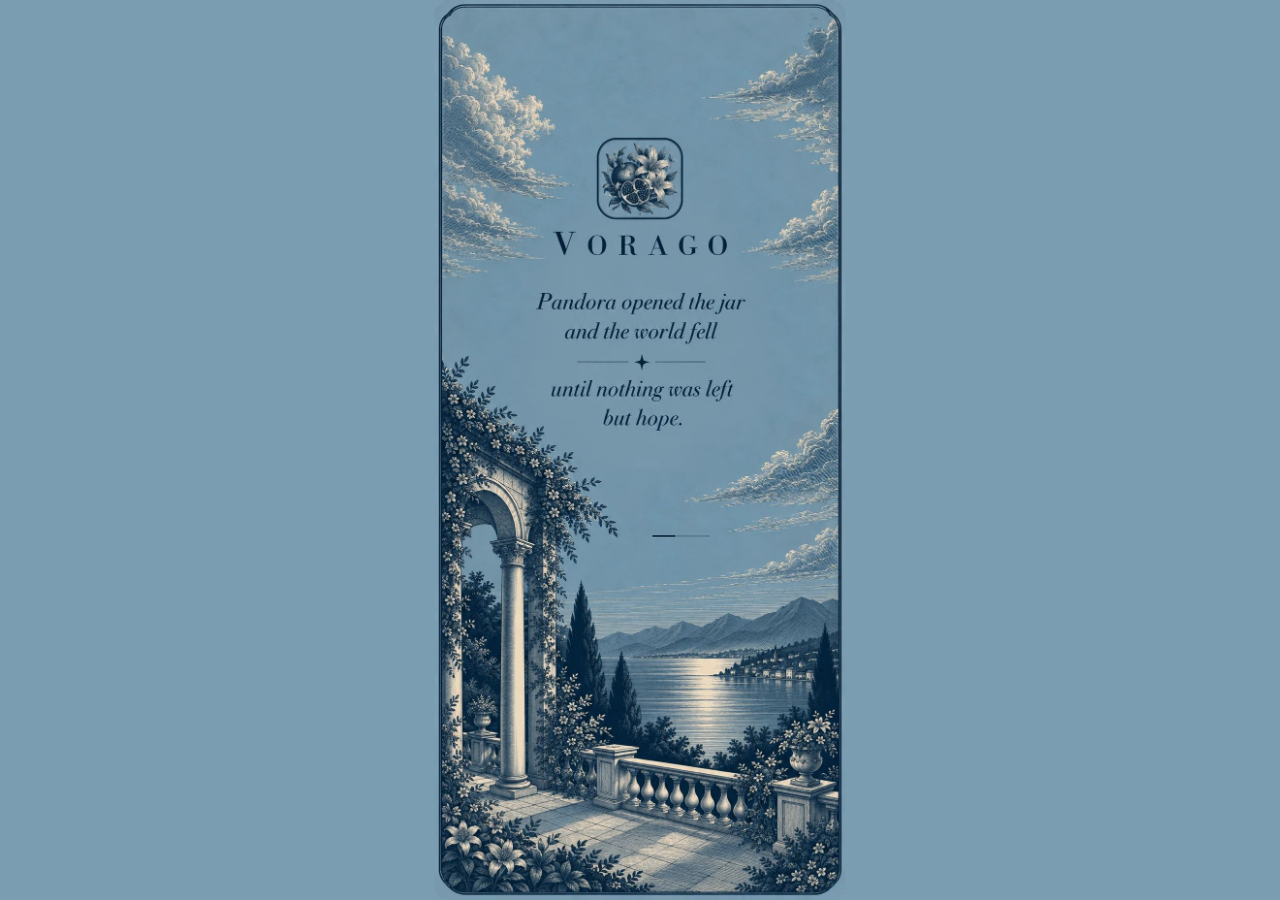
<file: index.html>
<!doctype html>
<html lang="en">
<head>
  <meta charset="utf-8">
  <meta name="viewport" content="width=device-width, initial-scale=1, maximum-scale=1, user-scalable=no, viewport-fit=cover">
  <meta name="theme-color" content="#7B9DB1">
  <meta name="description" content="Seven notes a day on psychology, persuasion and negotiation.">
  <meta name="mobile-web-app-capable" content="yes">
  <meta name="apple-mobile-web-app-capable" content="yes">
  <meta name="apple-mobile-web-app-title" content="Vorago">
  <meta name="apple-mobile-web-app-status-bar-style" content="default">
  <title>Vorago</title>
  <link rel="manifest" href="manifest.webmanifest">
  <link rel="icon" type="image/png" sizes="32x32" href="assets/icon-32.png">
  <link rel="apple-touch-icon" href="assets/apple-touch-icon.png">
  <!-- ?v= must match VERSION in sw.js; change both on every release so phones never mix old and new files -->
  <link rel="stylesheet" href="style.css?v=5">
  <link rel="preload" href="assets/splash.jpg" as="image">
  <link rel="preload" href="assets/fonts/bodoni-moda-normal.woff2" as="font" type="font/woff2" crossorigin>
  <link rel="preload" href="assets/fonts/crimson-pro-normal.woff2" as="font" type="font/woff2" crossorigin>
</head>
<body>
  <svg width="0" height="0" style="position:absolute" aria-hidden="true">
    <symbol id="icon-menu" viewBox="0 0 24 24"><line x1="4" y1="7" x2="20" y2="7"/><line x1="4" y1="12" x2="20" y2="12"/><line x1="4" y1="17" x2="14" y2="17"/></symbol>
    <!-- Lily: one petal, a closed bud, and the open flower (white with a green throat, golden anthers) -->
    <symbol id="lily-petal" viewBox="-12 -62 24 64" overflow="visible"><path d="M0 0 C-11 -16 -10 -42 0 -60 C10 -42 11 -16 0 0 Z" fill="#fff" stroke="#5d5872" stroke-width="1.3"/><path d="M0 0 C-5 -7 -5 -14 0 -20 C5 -14 5 -7 0 0 Z" fill="#c9dcae"/><path d="M0 -4 L0 -48" stroke="#a9c48c" stroke-width="1.1"/></symbol>
    <symbol id="lily-bloom" viewBox="-70 -70 140 140">
      <use href="#lily-petal" x="-12" y="-62" width="24" height="64"/>
      <use href="#lily-petal" x="-12" y="-62" width="24" height="64" transform="rotate(60)"/>
      <use href="#lily-petal" x="-12" y="-62" width="24" height="64" transform="rotate(120)"/>
      <use href="#lily-petal" x="-12" y="-62" width="24" height="64" transform="rotate(180)"/>
      <use href="#lily-petal" x="-12" y="-62" width="24" height="64" transform="rotate(240)"/>
      <use href="#lily-petal" x="-12" y="-62" width="24" height="64" transform="rotate(300)"/>
      <path d="M0 0 L-14 -26 M0 0 L14 -26 M0 0 L-27 -8 M0 0 L27 -8 M0 0 L-8 27 M0 0 L10 26" stroke="#7f9a60" stroke-width="1.3" fill="none"/>
      <g fill="#c08a2e"><ellipse cx="-14" cy="-27" rx="2.4" ry="4.2" transform="rotate(-28 -14 -27)"/><ellipse cx="14" cy="-27" rx="2.4" ry="4.2" transform="rotate(28 14 -27)"/><ellipse cx="-28" cy="-8" rx="2.4" ry="4.2" transform="rotate(-72 -28 -8)"/><ellipse cx="28" cy="-8" rx="2.4" ry="4.2" transform="rotate(72 28 -8)"/><ellipse cx="-8" cy="28" rx="2.4" ry="4.2" transform="rotate(16 -8 28)"/><ellipse cx="10" cy="27" rx="2.4" ry="4.2" transform="rotate(-20 10 27)"/></g>
      <circle r="4.5" fill="#8fae6c"/>
    </symbol>
    <symbol id="lily-bud" viewBox="-10 -44 20 46"><path d="M0 0 C-8 -10 -7 -30 0 -42 C7 -30 8 -10 0 0 Z" fill="#f4f8ee" stroke="#5d5872" stroke-width="1.3"/><path d="M0 0 C-6 -6 -6 -14 0 -20 C6 -14 6 -6 0 0 Z" fill="#b9d19a"/></symbol>
  </svg>

  <!-- Loading screen -->
  <!-- The artwork (assets/splash.jpg) already contains the icon, name and quote; it is shown whole on the border blue -->
  <section id="splash" class="screen splash" role="img" aria-label="Vorago. Pandora opened the jar and the world fell, until nothing was left but hope.">
    <div class="splash-art">
      <div class="splash-bottom">
        <div class="loading-line" aria-hidden="true"><i></i></div>
        <div class="continue">Touch to continue</div>
      </div>
    </div>
  </section>

  <!-- First open outside the home-screen app: how to install -->
  <section id="install" class="screen centered" hidden>
    <div class="spacer"></div>
    <img class="install-icon" src="assets/apple-touch-icon.png" alt="">
    <h1 class="done-title" data-i18n="installTitle">Add Vorago to your home screen</h1>
    <p class="done-sub" data-i18n="installSub">It works offline and keeps your progress safe. In a normal browser tab, progress can be lost.</p>
    <div class="install-steps">
      <div><b>iPhone</b><span data-i18n-html="installIphone">In Safari, tap the Share button <span class="kbd">⬆</span>, then <em>Add to Home Screen</em>.</span></div>
      <div><b>Android</b><span data-i18n-html="installAndroid">In Chrome, tap the menu <span class="kbd">⋮</span>, then <em>Add to Home screen</em> or <em>Install app</em>.</span></div>
    </div>
    <div class="spacer"></div>
    <button class="next wide" id="b-install-ok" type="button" data-i18n="installOk">Continue in the browser</button>
  </section>

  <!-- Reading a note -->
  <section id="read" class="screen" hidden>
    <header class="topbar">
      <span id="r-where"></span>
      <span class="buds" id="r-buds"></span>
      <span class="topright"><span id="r-count"></span><button class="menu" type="button" data-menu data-i18n-aria="contents" aria-label="Contents"><svg aria-hidden="true"><use href="#icon-menu"/></svg></button></span>
    </header>
    <div class="behind" id="r-behind" hidden></div>
    <button class="reminder" id="r-reminder" type="button" hidden></button>
    <article class="note" id="r-note">
      <div class="kicker"><span id="r-subject"></span><span class="evidence" id="r-evidence"></span></div>
      <h1 class="title" id="r-title"></h1>
      <div class="body" id="r-body"></div>
    </article>
    <footer class="actions">
      <div class="row">
        <button class="ghost" id="b-lookup" type="button">
          <svg viewBox="0 0 24 24" aria-hidden="true"><circle cx="10.5" cy="10.5" r="6.5"/><line x1="15.5" y1="15.5" x2="21" y2="21"/></svg>
          <span data-i18n="lookup">Look it up</span>
        </button>
        <button class="ghost" id="b-ask" type="button">
          <svg viewBox="0 0 24 24" aria-hidden="true"><path d="M12 3 L13.8 10.2 L21 12 L13.8 13.8 L12 21 L10.2 13.8 L3 12 L10.2 10.2 Z"/></svg>
          <span data-i18n="ask">Ask AI</span>
        </button>
      </div>
      <button class="primary" id="b-understood" type="button">Understood</button>
    </footer>
  </section>

  <!-- Recall -->
  <section id="recall" class="screen" hidden>
    <header class="topbar"><span data-i18n="recall">Recall</span><span id="c-count"></span></header>
    <div class="recall-q">
      <div class="whatis" data-i18n="whatIs">What is…</div>
      <h1 class="title" id="c-title"></h1>
      <div class="hint" id="c-hint"></div>
    </div>
    <article class="note recall-a" id="c-answer" hidden>
      <div class="kicker"><span id="c-subject"></span></div>
      <div class="body" id="c-body"></div>
    </article>
    <footer class="actions">
      <button class="next" id="b-see" type="button" data-i18n="seeAnswer">See answer</button>
      <div class="row" id="c-judge" hidden>
        <button class="outline" id="b-remembered" type="button" data-i18n="remembered">Remembered</button>
        <button class="outline" id="b-forgotten" type="button" data-i18n="forgotten">Forgotten</button>
      </div>
    </footer>
  </section>

  <!-- Day complete: the lily opens -->
  <section id="done" class="screen centered" hidden>
    <header class="topbar">
      <span id="s-where"></span>
      <span class="topright"><button class="menu" type="button" data-menu data-i18n-aria="contents" aria-label="Contents"><svg aria-hidden="true"><use href="#icon-menu"/></svg></button></span>
    </header>
    <div class="spacer"></div>
    <svg class="bloom" id="s-bloom" viewBox="0 0 140 140" aria-hidden="true"><use href="#lily-bloom" width="140" height="140"/></svg>
    <h1 class="done-title" id="s-title"></h1>
    <p class="done-sub" id="s-sub"></p>
    <p class="done-streak" id="s-streak"></p>
    <div class="spacer"></div>
    <p class="closed" data-i18n="gardenClosed">The garden is closed for now.</p>
    <button class="link" id="b-revisit" type="button" data-i18n="revisit">Revisit today's notes</button>
  </section>

  <!-- Messages -->
  <section id="message" class="screen centered" hidden>
    <header class="topbar">
      <span></span>
      <span class="topright"><button class="menu" type="button" data-menu data-i18n-aria="contents" aria-label="Contents"><svg aria-hidden="true"><use href="#icon-menu"/></svg></button></span>
    </header>
    <div class="spacer"></div>
    <h1 class="done-title" id="m-title"></h1>
    <p class="done-sub" id="m-text"></p>
    <div class="spacer"></div>
  </section>

  <!-- Contents, Progress, Library, Look up later, Settings -->
  <section id="page" class="screen" hidden>
    <header class="pagebar">
      <button class="back" id="p-back" type="button" data-i18n="back">‹ Back</button>
      <h1 class="page-title" id="p-title"></h1>
    </header>
    <div class="page-body" id="p-body"></div>
  </section>

  <div class="toast" id="toast" role="status" hidden></div>

  <script src="app.js?v=5"></script>
</body>
</html>
</file>
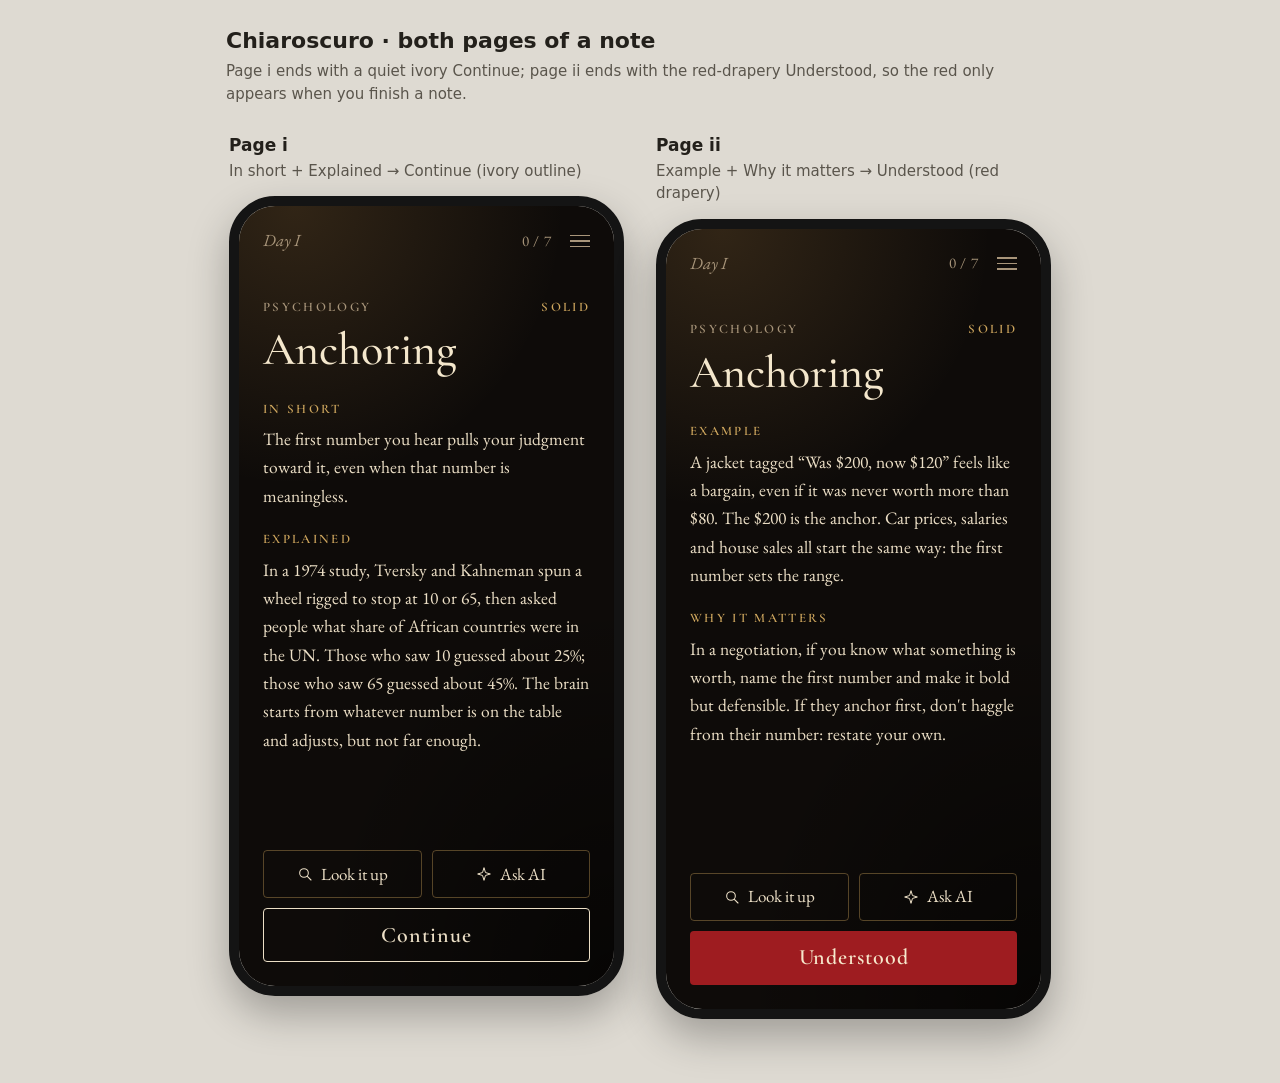
<file: mockups/look-a.html>
<!doctype html>
<html lang="en">
<head>
<meta charset="utf-8">
<meta name="viewport" content="width=device-width, initial-scale=1">
<title>Umbrarum · Chiaroscuro v3</title>
<link rel="preconnect" href="https://fonts.googleapis.com">
<link rel="preconnect" href="https://fonts.gstatic.com" crossorigin>
<link href="https://fonts.googleapis.com/css2?family=Cormorant+Garamond:ital,wght@0,500;0,600;1,500&family=EB+Garamond:ital,wght@0,400;0,500;1,400&display=swap" rel="stylesheet">
<style>
  * { box-sizing: border-box; }
  body { margin: 0; background: #dedad2; color: #23201b; font: 15px/1.5 system-ui, sans-serif; }
  .intro { max-width: 860px; margin: 0 auto; padding: 28px 16px 4px; }
  .intro h1 { font: 600 22px/1.2 system-ui, sans-serif; margin: 0 0 6px; }
  .intro p { margin: 0; color: #5a554c; }
  .grid { display: flex; flex-wrap: wrap; gap: 44px 32px; justify-content: center; padding: 26px 16px 64px; }
  .col { width: 395px; }
  .col h2 { font: 600 17px/1.2 system-ui, sans-serif; margin: 0 0 4px; }
  .col .note { margin: 0 0 14px; color: #5a554c; }

  :root { --bg: #0e0b09; --ink: #ecdfc6; --soft: #a8957a; --gold: #cfa75e; --crimson: #9e1c20; --line: rgba(207,167,94,.38);
    --head: 'Cormorant Garamond', serif; --body: 'EB Garamond', serif; }
  .phone { width: 395px; height: 800px; border: 10px solid #141414; border-radius: 46px; overflow: hidden; box-shadow: 0 18px 40px rgba(0,0,0,.28); }
  .screen { height: 100%; display: flex; flex-direction: column; padding: 22px 24px 24px; color: var(--ink); font-family: var(--body);
    background: radial-gradient(110% 55% at 15% 0%, rgba(222,164,86,.17), rgba(222,164,86,0) 65%), radial-gradient(80% 50% at 100% 100%, rgba(0,0,0,.55), rgba(0,0,0,0)), var(--bg); }

  .top { display: flex; align-items: center; font-style: italic; font-size: 17px; color: var(--soft); }
  .top .count { margin-left: auto; font-style: normal; font-size: 15px; letter-spacing: .06em; }
  .menu { display: inline-flex; flex-direction: column; gap: 4px; margin-left: 18px; }
  .menu i { display: block; width: 20px; height: 1.5px; background: currentColor; }
  .kicker { display: flex; justify-content: space-between; margin-top: 44px; font-family: var(--head); font-weight: 600; font-size: 13px; letter-spacing: .18em; text-transform: uppercase; color: var(--soft); }
  .kicker .tag { color: var(--gold); }
  .title { font-family: var(--head); font-weight: 500; font-size: 46px; line-height: 1.05; color: #f4e7cc; margin: 8px 0 26px; }

  .label { font-family: var(--head); font-weight: 600; font-size: 13px; letter-spacing: .18em; text-transform: uppercase; color: var(--gold); margin: 0 0 6px; }
  .screen p { font-size: 17.5px; line-height: 1.62; margin: 0 0 20px; }

  .actions { margin-top: auto; display: grid; grid-template-columns: 1fr 1fr; gap: 10px; margin-bottom: 10px; }
  .btn { display: flex; align-items: center; justify-content: center; gap: 8px; height: 48px; border-radius: 4px; }
  .btn svg { width: 16px; height: 16px; }
  .ghost { border: 1px solid var(--line); color: var(--ink); font-size: 17px; }
  .main { height: 54px; font-family: var(--head); font-size: 22px; font-weight: 600; letter-spacing: .04em; }
  .continue { border: 1px solid var(--ink); color: var(--ink); }
  .understood { background: var(--crimson); color: #f6e8cc; }
</style>
</head>
<body>

<div class="intro">
  <h1>Chiaroscuro · both pages of a note</h1>
  <p>Page i ends with a quiet ivory Continue; page ii ends with the red-drapery Understood, so the red only appears when you finish a note.</p>
</div>

<svg width="0" height="0" style="position:absolute">
  <symbol id="i-search" viewBox="0 0 24 24"><g fill="none" stroke="currentColor" stroke-width="1.6" stroke-linecap="round"><circle cx="10.5" cy="10.5" r="6.5"/><path d="M15.5 15.5 21 21"/></g></symbol>
  <symbol id="i-ai" viewBox="0 0 24 24"><path d="M12 2.5 14.2 9.8 21.5 12 14.2 14.2 12 21.5 9.8 14.2 2.5 12 9.8 9.8Z" fill="none" stroke="currentColor" stroke-width="1.5" stroke-linejoin="round"/></symbol>
</svg>

<div class="grid">
  <section class="col">
    <h2>Page i</h2><p class="note">In short + Explained → Continue (ivory outline)</p>
    <div class="phone"><div class="screen">
      <div class="top"><span>Day I</span><span class="count">0 / 7</span><span class="menu"><i></i><i></i><i></i></span></div>
      <div class="kicker"><span>Psychology</span><span class="tag">Solid</span></div>
      <div class="title">Anchoring</div>
      <div class="label">In short</div>
      <p>The first number you hear pulls your judgment toward it, even when that number is meaningless.</p>
      <div class="label">Explained</div>
      <p>In a 1974 study, Tversky and Kahneman spun a wheel rigged to stop at 10 or 65, then asked people what share of African countries were in the UN. Those who saw 10 guessed about 25%; those who saw 65 guessed about 45%. The brain starts from whatever number is on the table and adjusts, but not far enough.</p>
      <div class="actions"><div class="btn ghost"><svg><use href="#i-search"/></svg>Look it up</div><div class="btn ghost"><svg><use href="#i-ai"/></svg>Ask AI</div></div>
      <div class="btn main continue">Continue</div>
    </div></div>
  </section>

  <section class="col">
    <h2>Page ii</h2><p class="note">Example + Why it matters → Understood (red drapery)</p>
    <div class="phone"><div class="screen">
      <div class="top"><span>Day I</span><span class="count">0 / 7</span><span class="menu"><i></i><i></i><i></i></span></div>
      <div class="kicker"><span>Psychology</span><span class="tag">Solid</span></div>
      <div class="title">Anchoring</div>
      <div class="label">Example</div>
      <p>A jacket tagged “Was $200, now $120” feels like a bargain, even if it was never worth more than $80. The $200 is the anchor. Car prices, salaries and house sales all start the same way: the first number sets the range.</p>
      <div class="label">Why it matters</div>
      <p>In a negotiation, if you know what something is worth, name the first number and make it bold but defensible. If they anchor first, don't haggle from their number: restate your own.</p>
      <div class="actions"><div class="btn ghost"><svg><use href="#i-search"/></svg>Look it up</div><div class="btn ghost"><svg><use href="#i-ai"/></svg>Ask AI</div></div>
      <div class="btn main understood">Understood</div>
    </div></div>
  </section>
</div>
</body>
</html>
</file>
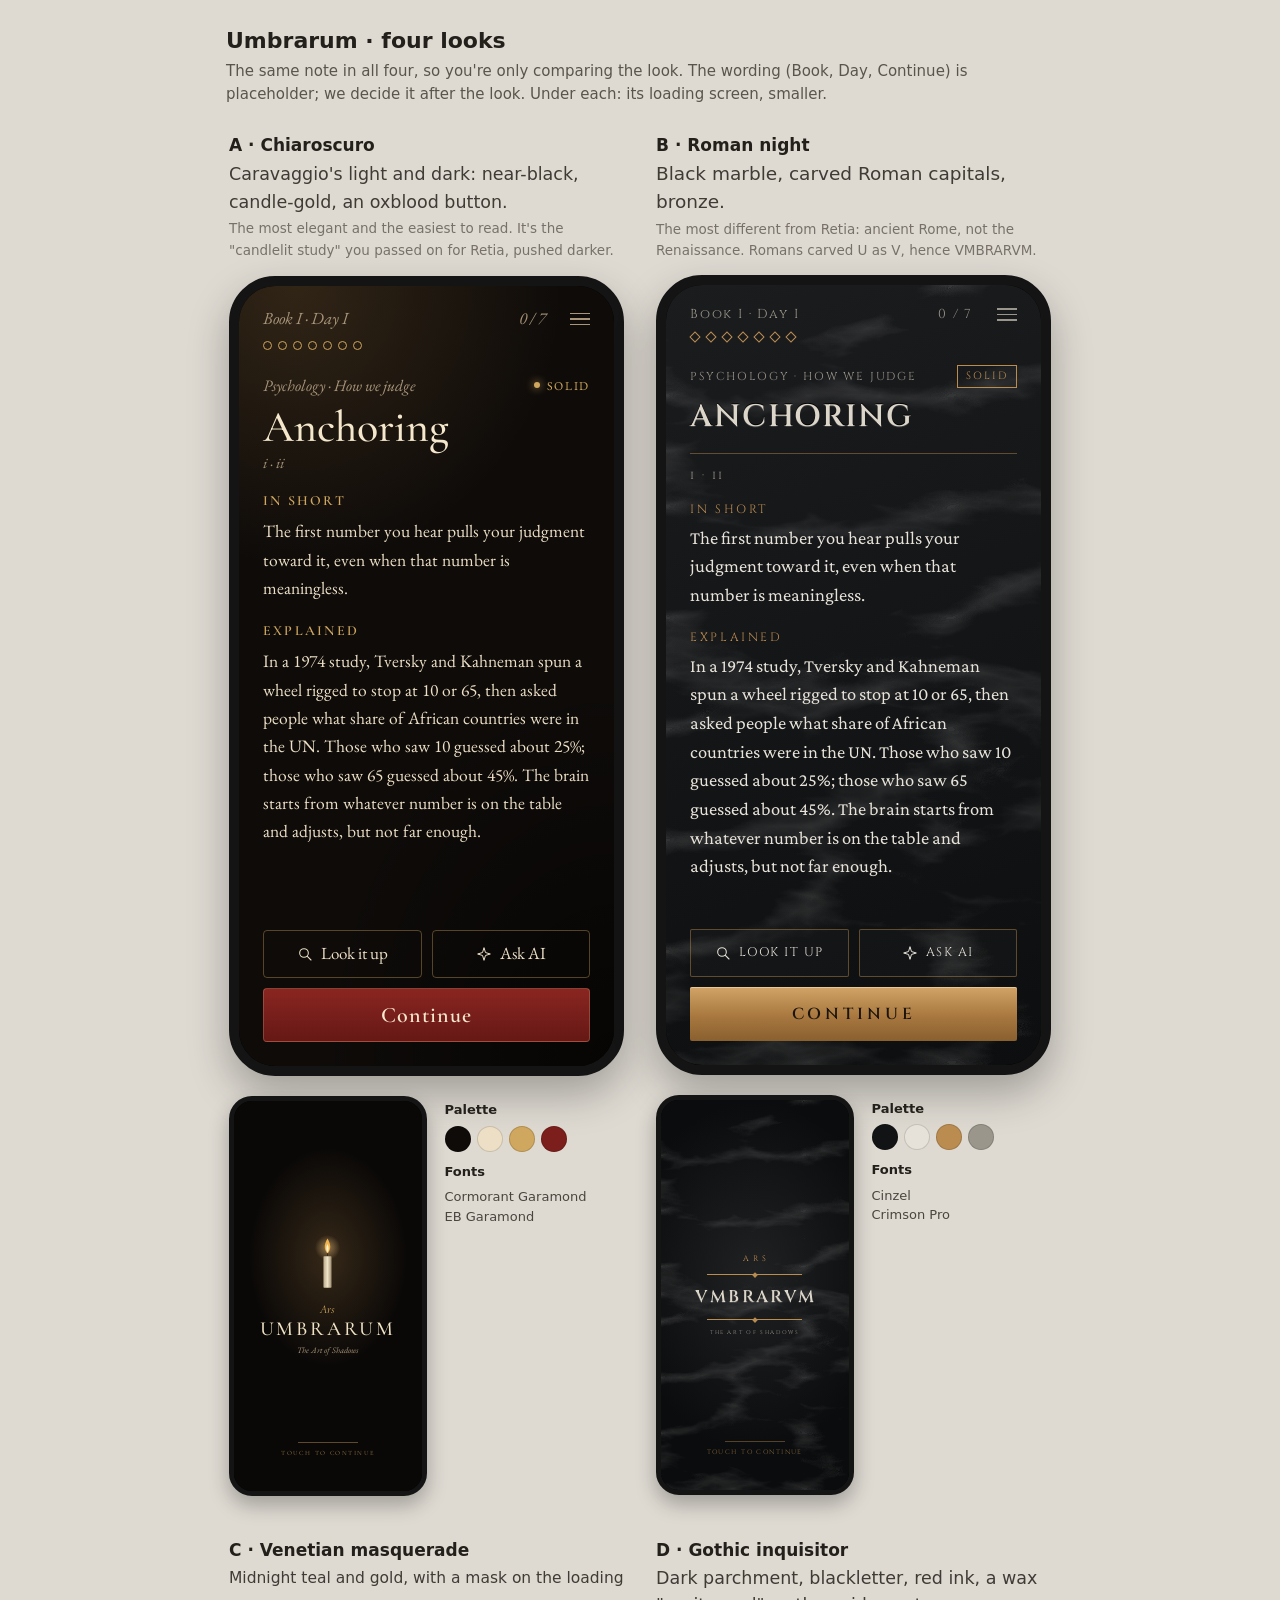
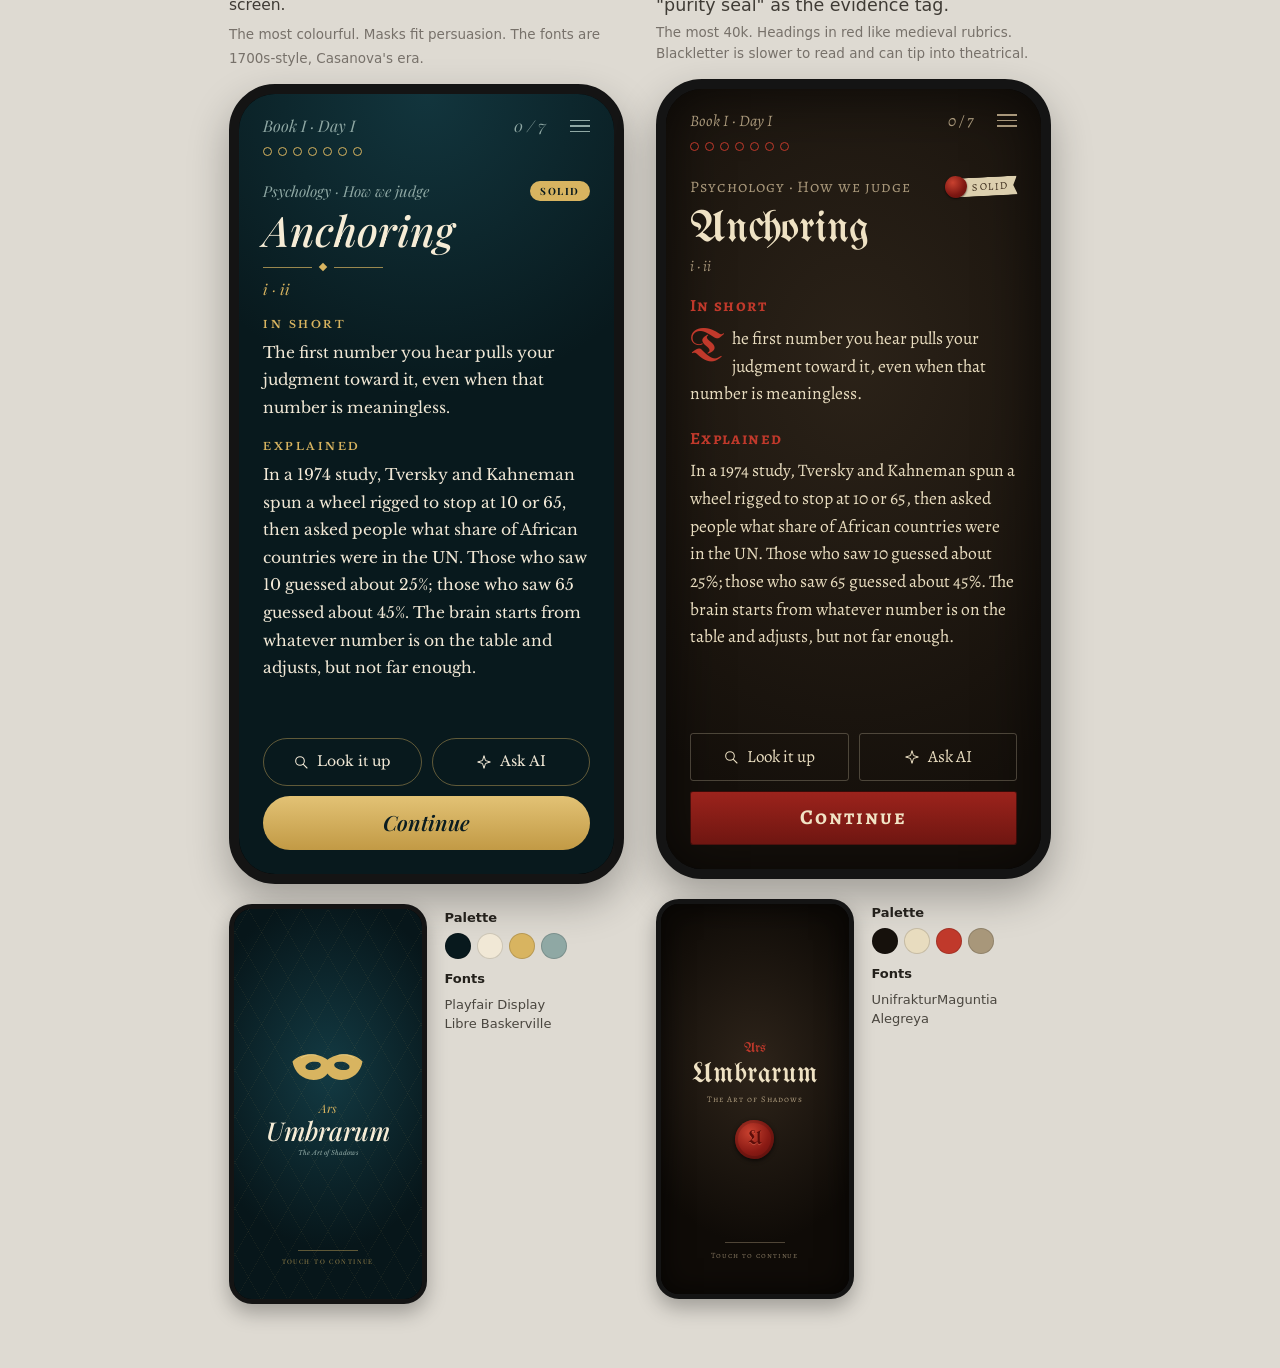
<file: mockups/look.html>
<!doctype html>
<html lang="en">
<head>
<meta charset="utf-8">
<meta name="viewport" content="width=device-width, initial-scale=1">
<title>Umbrarum · Four looks</title>
<link rel="preconnect" href="https://fonts.googleapis.com">
<link rel="preconnect" href="https://fonts.gstatic.com" crossorigin>
<link href="https://fonts.googleapis.com/css2?family=Alegreya:ital,wght@0,400;0,500;0,700;1,400&family=Cinzel:wght@400;500;600&family=Cormorant+Garamond:ital,wght@0,500;0,600;1,500&family=Crimson+Pro:ital,wght@0,400;0,500;1,400&family=EB+Garamond:ital,wght@0,400;0,500;1,400&family=Libre+Baskerville:ital,wght@0,400;0,700;1,400&family=Playfair+Display:ital,wght@0,500;0,600;1,500;1,600&family=UnifrakturMaguntia&display=swap" rel="stylesheet">
<style>
  * { box-sizing: border-box; }
  body { margin: 0; background: #dedad2; color: #23201b; font: 15px/1.5 system-ui, sans-serif; }
  .intro { max-width: 860px; margin: 0 auto; padding: 28px 16px 4px; }
  .intro h1 { font: 600 22px/1.2 system-ui, sans-serif; margin: 0 0 6px; }
  .intro p { margin: 0; color: #5a554c; }
  .grid { display: flex; flex-wrap: wrap; gap: 44px 32px; justify-content: center; padding: 26px 16px 64px; }
  .col { width: 395px; }
  .col h2 { font: 600 17px/1.2 system-ui, sans-serif; margin: 0 0 4px; }
  .col .desc { margin: 0 0 2px; color: #3f3b35; }
  .col .note { margin: 0 0 14px; color: #77716a; font-size: 13.5px; }

  /* Phone frame: 375 × 780 screen */
  .phone { width: 395px; height: 800px; border: 10px solid #141414; border-radius: 46px; overflow: hidden; box-shadow: 0 18px 40px rgba(0,0,0,.28); background: #000; }
  .minirow { display: flex; gap: 18px; align-items: flex-start; margin-top: 20px; }
  .minirow .phone { zoom: .5; flex: none; }
  .meta { font-size: 13px; color: #4a463f; padding-top: 4px; }
  .meta b { display: block; font-weight: 600; margin-bottom: 6px; color: #23201b; }
  .sw { display: flex; gap: 6px; margin: 4px 0 10px; }
  .sw i { width: 26px; height: 26px; border-radius: 50%; border: 1px solid rgba(0,0,0,.15); }

  /* Shared reading-screen layout */
  .screen { height: 100%; display: flex; flex-direction: column; padding: 20px 24px 24px; background: var(--bg); color: var(--ink); font-family: var(--body); position: relative; }
  .top { display: flex; align-items: center; gap: 10px; }
  .top .count { margin-left: auto; }
  .menu { display: inline-flex; flex-direction: column; gap: 4px; margin-left: 14px; }
  .menu i { display: block; width: 20px; height: 1.5px; background: currentColor; }
  .dots { display: flex; gap: 6px; margin: 9px 0 24px; }
  .dots b { width: 9px; height: 9px; border-radius: 50%; border: 1px solid var(--ink); }
  .kicker { display: flex; align-items: center; justify-content: space-between; gap: 8px; }
  .title { margin: 6px 0 2px; }
  .pg { margin-bottom: 16px; }
  .label { margin: 0 0 6px; }
  .screen p { margin: 0 0 18px; }
  .actions { margin-top: auto; display: grid; grid-template-columns: 1fr 1fr; gap: 10px; margin-bottom: 10px; }
  .btn { display: flex; align-items: center; justify-content: center; gap: 8px; height: 48px; font: inherit; }
  .btn svg { width: 16px; height: 16px; flex: none; }
  .main { height: 54px; width: 100%; }

  /* Shared loading-screen layout */
  .splash { justify-content: center; align-items: center; text-align: center; padding: 40px 30px; }
  .splash .touch { position: absolute; left: 0; right: 0; bottom: 64px; font-size: 13px; letter-spacing: .22em; text-transform: uppercase; opacity: .7; }
  .splash .touch::before { content: ""; display: block; width: 120px; height: 1px; background: currentColor; margin: 0 auto 14px; opacity: .6; }

  /* ── A · Chiaroscuro ── */
  .chiaro { --bg: #0e0b09; --ink: #ecdfc6; --soft: #a8957a; --gold: #cfa75e; --line: rgba(207,167,94,.38);
    --head: 'Cormorant Garamond', serif; --body: 'EB Garamond', serif; }
  .chiaro .screen { background: radial-gradient(110% 55% at 15% 0%, rgba(222,164,86,.17), rgba(222,164,86,0) 65%), radial-gradient(80% 50% at 100% 100%, rgba(0,0,0,.55), rgba(0,0,0,0)), var(--bg); }
  .chiaro .top { font-style: italic; font-size: 17px; color: var(--soft); }
  .chiaro .dots b { border-color: var(--gold); }
  .chiaro .kicker { font-style: italic; font-size: 16px; color: var(--soft); }
  .chiaro .tag { font-style: normal; font-size: 12px; letter-spacing: .14em; text-transform: uppercase; color: var(--gold); }
  .chiaro .tag::before { content: ""; display: inline-block; width: 6px; height: 6px; border-radius: 50%; background: var(--gold); margin-right: 7px; vertical-align: 2px; box-shadow: 0 0 8px var(--gold); }
  .chiaro .title { font-family: var(--head); font-weight: 500; font-size: 44px; line-height: 1.05; color: #f4e7cc; }
  .chiaro .pg { font-style: italic; color: var(--soft); font-size: 15px; }
  .chiaro .label { font-family: var(--head); font-weight: 600; font-size: 14px; letter-spacing: .16em; text-transform: uppercase; color: var(--gold); }
  .chiaro p { font-size: 17.5px; line-height: 1.62; }
  .chiaro .ghost { background: transparent; border: 1px solid var(--line); color: var(--ink); border-radius: 4px; font-size: 17px; }
  .chiaro .main { background: linear-gradient(180deg, #8a2521, #651815); border: 1px solid rgba(255,214,160,.22); color: #f6e8cc; border-radius: 4px; font-family: var(--head); font-size: 22px; font-weight: 600; letter-spacing: .04em; }
  .chiaro .splash { background: radial-gradient(60% 40% at 50% 40%, rgba(226,168,90,.2), rgba(0,0,0,0) 70%), #0a0807; }
  .chiaro .s-ars { font-family: var(--head); font-style: italic; font-size: 24px; color: var(--gold); margin-top: 22px; }
  .chiaro .s-name { font-family: var(--head); font-weight: 500; font-size: 40px; letter-spacing: .14em; text-transform: uppercase; color: #f1e3c6; line-height: 1.1; }
  .chiaro .s-eng { font-style: italic; font-size: 17px; color: var(--soft); margin-top: 8px; }
  .chiaro .touch { color: var(--gold); font-family: var(--head); }

  /* ── B · Roman night ── */
  .roman { --bg: #121314; --ink: #e6e2d9; --soft: #9b968c; --bronze: #bb8c50; --line: rgba(187,140,80,.45);
    --head: 'Cinzel', serif; --body: 'Crimson Pro', serif;
    --marble: url("data:image/svg+xml,%3Csvg xmlns='http://www.w3.org/2000/svg' width='375' height='780'%3E%3Cfilter id='m' x='0' y='0' width='100%25' height='100%25'%3E%3CfeTurbulence type='turbulence' baseFrequency='.0035 .009' numOctaves='5' seed='11'/%3E%3CfeColorMatrix values='0 0 0 0 .93 0 0 0 0 .92 0 0 0 0 .89 -3.2 0 0 0 .95'/%3E%3C/filter%3E%3Crect width='100%25' height='100%25' filter='url(%23m)' opacity='.14'/%3E%3C/svg%3E"); }
  .roman .screen { background: var(--marble), linear-gradient(160deg, #1b1c1e, #0d0e0f); }
  .roman .top { font-family: var(--head); font-size: 13px; letter-spacing: .14em; color: var(--soft); }
  .roman .dots b { border-color: var(--bronze); border-radius: 0; width: 8px; height: 8px; transform: rotate(45deg); margin: 0 1px; }
  .roman .kicker { font-family: var(--head); font-size: 11.5px; letter-spacing: .16em; color: var(--soft); text-transform: uppercase; }
  .roman .tag { border: 1px solid var(--bronze); color: var(--bronze); padding: 3px 8px 2px; font-size: 10.5px; letter-spacing: .2em; }
  .roman .title { font-family: var(--head); font-weight: 600; font-size: 31px; letter-spacing: .06em; color: #dcd6ca; text-transform: uppercase; text-shadow: 0 -1px 0 rgba(0,0,0,.95), 0 1px 0 rgba(255,255,255,.14); border-bottom: 1px solid var(--line); padding-bottom: 12px; }
  .roman .pg { font-family: var(--head); font-size: 12px; letter-spacing: .2em; color: var(--soft); margin-top: 10px; }
  .roman .label { font-family: var(--head); font-size: 12px; letter-spacing: .22em; color: var(--bronze); text-transform: uppercase; }
  .roman p { font-size: 18.5px; line-height: 1.55; }
  .roman .ghost { background: rgba(255,255,255,.02); border: 1px solid var(--line); color: var(--ink); border-radius: 2px; font-family: var(--head); font-size: 12.5px; letter-spacing: .12em; text-transform: uppercase; }
  .roman .main { background: linear-gradient(180deg, #d2a466 0%, #a7773f 55%, #8a602f 100%); border: 0; border-radius: 2px; color: #1b140c; font-family: var(--head); font-weight: 600; font-size: 16px; letter-spacing: .24em; text-transform: uppercase; box-shadow: inset 0 1px 0 rgba(255,236,200,.5); }
  .roman .splash { background: var(--marble), radial-gradient(70% 45% at 50% 45%, #202123, #0b0c0d); }
  .roman .rule { width: 190px; border-top: 1px solid var(--bronze); margin: 18px auto; position: relative; }
  .roman .rule::after { content: ""; position: absolute; left: 50%; top: -4px; width: 7px; height: 7px; background: var(--bronze); transform: translateX(-50%) rotate(45deg); }
  .roman .s-ars { font-family: var(--head); font-size: 16px; letter-spacing: .5em; color: var(--bronze); padding-left: .5em; }
  .roman .s-name { font-family: var(--head); font-weight: 600; font-size: 34px; letter-spacing: .14em; color: #dcd6ca; text-shadow: 0 -1px 0 rgba(0,0,0,.95), 0 1px 0 rgba(255,255,255,.16); padding-left: .14em; }
  .roman .s-eng { font-family: var(--head); font-size: 11px; letter-spacing: .3em; color: var(--soft); }
  .roman .touch { font-family: var(--head); color: var(--bronze); }

  /* ── C · Venetian masquerade ── */
  .venice { --bg: #08191d; --ink: #f1e8d6; --soft: #8fa8a4; --gold: #d8b460; --line: rgba(216,180,96,.42);
    --head: 'Playfair Display', serif; --body: 'Libre Baskerville', serif; }
  .venice .screen { background: radial-gradient(110% 55% at 50% 0%, #12353d 0%, rgba(18,53,61,0) 70%), var(--bg); }
  .venice .top { font-family: var(--head); font-style: italic; font-size: 16px; color: var(--soft); }
  .venice .dots b { border-color: var(--gold); }
  .venice .kicker { font-family: var(--head); font-style: italic; font-size: 15px; color: var(--soft); }
  .venice .tag { background: var(--gold); color: #08191d; border-radius: 999px; padding: 3px 10px 2px; font-size: 10px; letter-spacing: .16em; text-transform: uppercase; font-style: normal; font-weight: 700; }
  .venice .title { font-family: var(--head); font-style: italic; font-weight: 500; font-size: 42px; line-height: 1.05; color: #f6ecd6; }
  .venice .orn { display: flex; align-items: center; gap: 8px; width: 120px; margin: 10px 0 8px; }
  .venice .orn::before, .venice .orn::after { content: ""; flex: 1; border-top: 1px solid var(--gold); opacity: .7; }
  .venice .orn i { width: 6px; height: 6px; background: var(--gold); transform: rotate(45deg); }
  .venice .pg { font-family: var(--head); font-style: italic; color: var(--gold); font-size: 15px; }
  .venice .label { font-size: 10.5px; letter-spacing: .24em; text-transform: uppercase; color: var(--gold); font-weight: 700; }
  .venice p { font-size: 15.5px; line-height: 1.78; }
  .venice .ghost { background: transparent; border: 1px solid var(--line); border-radius: 999px; color: var(--ink); font-size: 14px; }
  .venice .main { background: linear-gradient(180deg, #e2c275, #c29a45); border: 0; border-radius: 999px; color: #0a1c20; font-family: var(--head); font-style: italic; font-weight: 600; font-size: 21px; }
  .venice .splash { background:
      repeating-linear-gradient(60deg, rgba(216,180,96,.07) 0 1px, transparent 1px 46px),
      repeating-linear-gradient(-60deg, rgba(216,180,96,.07) 0 1px, transparent 1px 46px),
      radial-gradient(70% 45% at 50% 42%, #133a43, #07161a); }
  .venice .s-ars { font-family: var(--head); font-style: italic; font-size: 24px; color: var(--gold); margin-top: 20px; }
  .venice .s-name { font-family: var(--head); font-style: italic; font-weight: 500; font-size: 52px; color: #f6ecd6; line-height: 1.05; }
  .venice .s-eng { font-style: italic; font-size: 13px; color: var(--soft); margin-top: 10px; }
  .venice .touch { font-family: var(--head); color: var(--gold); }

  /* ── D · Gothic inquisitor ── */
  .gothic { --bg: #16110c; --ink: #e8dcbf; --soft: #a8977a; --red: #c0392b; --line: rgba(232,220,191,.26);
    --head: 'UnifrakturMaguntia', serif; --body: 'Alegreya', serif; }
  .gothic .screen { background: radial-gradient(120% 75% at 50% 35%, #2b2218 0%, #15100b 78%); box-shadow: inset 0 0 60px rgba(0,0,0,.7); }
  .gothic .top { font-style: italic; font-size: 16px; color: var(--soft); }
  .gothic .dots b { border-color: var(--red); }
  .gothic .kicker { font-variant: small-caps; letter-spacing: .06em; font-size: 16px; color: var(--soft); }
  .gothic .tag { display: inline-flex; align-items: center; }
  .gothic .wax { width: 22px; height: 22px; border-radius: 48% 52% 50% 50% / 50% 46% 54% 50%; background: radial-gradient(circle at 35% 30%, #c8412f, #7d1712 60%, #5a0f0b); box-shadow: 0 1px 2px rgba(0,0,0,.6); position: relative; z-index: 1; }
  .gothic .strip { background: #dccfae; color: #3a2a1a; font-variant: normal; font-size: 10.5px; letter-spacing: .14em; text-transform: uppercase; padding: 2px 9px 1px 13px; margin-left: -8px; transform: rotate(-3deg); clip-path: polygon(0 0, 100% 0, 93% 50%, 100% 100%, 0 100%); }
  .gothic .title { font-family: var(--head); font-weight: 400; font-size: 44px; line-height: 1.1; color: #efe2c4; }
  .gothic .pg { font-style: italic; color: var(--soft); }
  .gothic .label { font-variant: small-caps; font-size: 17px; letter-spacing: .08em; color: var(--red); font-weight: 700; }
  .gothic p { font-size: 17.5px; line-height: 1.58; }
  .gothic p.first::first-letter { font-family: var(--head); color: var(--red); font-size: 2.7em; float: left; line-height: .8; margin: 5px 7px 0 0; }
  .gothic .ghost { background: transparent; border: 1px solid var(--line); color: var(--ink); border-radius: 3px; font-size: 17px; }
  .gothic .main { background: linear-gradient(180deg, #9c231c, #6f1611); border: 1px solid rgba(0,0,0,.5); color: #f1e3c5; border-radius: 3px; font-variant: small-caps; font-weight: 700; font-size: 21px; letter-spacing: .1em; }
  .gothic .splash { background: radial-gradient(70% 45% at 50% 42%, #2e241a, #0f0b07); }
  .gothic .s-ars { font-family: var(--head); font-size: 28px; color: var(--red); }
  .gothic .s-name { font-family: var(--head); font-size: 58px; color: #efe2c4; line-height: 1.05; }
  .gothic .s-eng { font-variant: small-caps; letter-spacing: .12em; font-size: 17px; color: var(--soft); margin-top: 6px; }
  .gothic .bigseal { width: 78px; height: 78px; border-radius: 48% 52% 50% 50% / 50% 46% 54% 50%; background: radial-gradient(circle at 38% 32%, #c8412f, #8a1a14 55%, #5c0f0b); box-shadow: 0 3px 8px rgba(0,0,0,.7), inset 0 0 0 6px rgba(0,0,0,.14); display: grid; place-items: center; margin: 28px auto 0; }
  .gothic .bigseal span { font-family: var(--head); font-size: 40px; color: #5d0d09; text-shadow: 0 1px 0 rgba(255,150,120,.35); }
  .gothic .touch { color: var(--soft); font-variant: small-caps; text-transform: none; font-size: 16px; letter-spacing: .12em; }
</style>
</head>
<body>

<div class="intro">
  <h1>Umbrarum · four looks</h1>
  <p>The same note in all four, so you're only comparing the look. The wording (Book, Day, Continue) is placeholder; we decide it after the look. Under each: its loading screen, smaller.</p>
</div>

<!-- Icons reused in every mockup -->
<svg width="0" height="0" style="position:absolute">
  <symbol id="i-search" viewBox="0 0 24 24"><g fill="none" stroke="currentColor" stroke-width="1.6" stroke-linecap="round"><circle cx="10.5" cy="10.5" r="6.5"/><path d="M15.5 15.5 21 21"/></g></symbol>
  <symbol id="i-ai" viewBox="0 0 24 24"><path d="M12 2.5 14.2 9.8 21.5 12 14.2 14.2 12 21.5 9.8 14.2 2.5 12 9.8 9.8Z" fill="none" stroke="currentColor" stroke-width="1.5" stroke-linejoin="round"/></symbol>
</svg>

<div class="grid">

  <!-- A · Chiaroscuro -->
  <section class="col chiaro">
    <h2>A · Chiaroscuro</h2>
    <p class="desc">Caravaggio's light and dark: near-black, candle-gold, an oxblood button.</p>
    <p class="note">The most elegant and the easiest to read. It's the "candlelit study" you passed on for Retia, pushed darker.</p>
    <div class="phone"><div class="screen">
      <div class="top"><span>Book I · Day I</span><span class="count">0 / 7</span><span class="menu"><i></i><i></i><i></i></span></div>
      <div class="dots"><b></b><b></b><b></b><b></b><b></b><b></b><b></b></div>
      <div class="kicker"><span>Psychology · How we judge</span><span class="tag">Solid</span></div>
      <div class="title">Anchoring</div>
      <div class="pg">i · ii</div>
      <div class="label">In short</div>
      <p>The first number you hear pulls your judgment toward it, even when that number is meaningless.</p>
      <div class="label">Explained</div>
      <p>In a 1974 study, Tversky and Kahneman spun a wheel rigged to stop at 10 or 65, then asked people what share of African countries were in the UN. Those who saw 10 guessed about 25%; those who saw 65 guessed about 45%. The brain starts from whatever number is on the table and adjusts, but not far enough.</p>
      <div class="actions"><div class="btn ghost"><svg><use href="#i-search"/></svg>Look it up</div><div class="btn ghost"><svg><use href="#i-ai"/></svg>Ask AI</div></div>
      <div class="btn main">Continue</div>
    </div></div>
    <div class="minirow">
      <div class="phone"><div class="screen splash">
        <svg viewBox="0 0 60 120" width="54" aria-hidden="true">
          <defs>
            <radialGradient id="glow"><stop offset="0" stop-color="#ffcf8a" stop-opacity=".5"/><stop offset="1" stop-color="#ffcf8a" stop-opacity="0"/></radialGradient>
            <linearGradient id="candle" x1="0" x2="1"><stop offset="0" stop-color="#b9ab8b"/><stop offset=".5" stop-color="#efe3c7"/><stop offset="1" stop-color="#9d8f71"/></linearGradient>
          </defs>
          <circle cx="30" cy="28" r="28" fill="url(#glow)"/>
          <path d="M30 8 C37 20 39 30 30 42 C21 30 23 20 30 8 Z" fill="#f2b64f"/>
          <path d="M30 20 C33.5 27 33.5 33 30 39 C26.5 33 26.5 27 30 20 Z" fill="#fff2cf"/>
          <line x1="30" y1="40" x2="30" y2="47" stroke="#2a211a" stroke-width="1.6"/>
          <rect x="21" y="47" width="18" height="70" rx="1.5" fill="url(#candle)"/>
        </svg>
        <div class="s-ars">Ars</div>
        <div class="s-name">Umbrarum</div>
        <div class="s-eng">The Art of Shadows</div>
        <div class="touch">Touch to continue</div>
      </div></div>
      <div class="meta"><b>Palette</b>
        <div class="sw"><i style="background:#0e0b09"></i><i style="background:#ecdfc6"></i><i style="background:#cfa75e"></i><i style="background:#7c1f1c"></i></div>
        <b>Fonts</b>Cormorant Garamond<br>EB Garamond
      </div>
    </div>
  </section>

  <!-- B · Roman night -->
  <section class="col roman">
    <h2>B · Roman night</h2>
    <p class="desc">Black marble, carved Roman capitals, bronze.</p>
    <p class="note">The most different from Retia: ancient Rome, not the Renaissance. Romans carved U as V, hence VMBRARVM.</p>
    <div class="phone"><div class="screen">
      <div class="top"><span>Book I · Day I</span><span class="count">0 / 7</span><span class="menu"><i></i><i></i><i></i></span></div>
      <div class="dots"><b></b><b></b><b></b><b></b><b></b><b></b><b></b></div>
      <div class="kicker"><span>Psychology · How we judge</span><span class="tag">Solid</span></div>
      <div class="title">Anchoring</div>
      <div class="pg">i · ii</div>
      <div class="label">In short</div>
      <p>The first number you hear pulls your judgment toward it, even when that number is meaningless.</p>
      <div class="label">Explained</div>
      <p>In a 1974 study, Tversky and Kahneman spun a wheel rigged to stop at 10 or 65, then asked people what share of African countries were in the UN. Those who saw 10 guessed about 25%; those who saw 65 guessed about 45%. The brain starts from whatever number is on the table and adjusts, but not far enough.</p>
      <div class="actions"><div class="btn ghost"><svg><use href="#i-search"/></svg>Look it up</div><div class="btn ghost"><svg><use href="#i-ai"/></svg>Ask AI</div></div>
      <div class="btn main">Continue</div>
    </div></div>
    <div class="minirow">
      <div class="phone"><div class="screen splash">
        <div class="s-ars">ARS</div>
        <div class="rule"></div>
        <div class="s-name">VMBRARVM</div>
        <div class="rule"></div>
        <div class="s-eng">THE ART OF SHADOWS</div>
        <div class="touch">Touch to continue</div>
      </div></div>
      <div class="meta"><b>Palette</b>
        <div class="sw"><i style="background:#121314"></i><i style="background:#e6e2d9"></i><i style="background:#bb8c50"></i><i style="background:#9b968c"></i></div>
        <b>Fonts</b>Cinzel<br>Crimson Pro
      </div>
    </div>
  </section>

  <!-- C · Venetian masquerade -->
  <section class="col venice">
    <h2>C · Venetian masquerade</h2>
    <p class="desc">Midnight teal and gold, with a mask on the loading screen.</p>
    <p class="note">The most colourful. Masks fit persuasion. The fonts are 1700s-style, Casanova's era.</p>
    <div class="phone"><div class="screen">
      <div class="top"><span>Book I · Day I</span><span class="count">0 / 7</span><span class="menu"><i></i><i></i><i></i></span></div>
      <div class="dots"><b></b><b></b><b></b><b></b><b></b><b></b><b></b></div>
      <div class="kicker"><span>Psychology · How we judge</span><span class="tag">Solid</span></div>
      <div class="title">Anchoring</div>
      <div class="orn"><i></i></div>
      <div class="pg">i · ii</div>
      <div class="label">In short</div>
      <p>The first number you hear pulls your judgment toward it, even when that number is meaningless.</p>
      <div class="label">Explained</div>
      <p>In a 1974 study, Tversky and Kahneman spun a wheel rigged to stop at 10 or 65, then asked people what share of African countries were in the UN. Those who saw 10 guessed about 25%; those who saw 65 guessed about 45%. The brain starts from whatever number is on the table and adjusts, but not far enough.</p>
      <div class="actions"><div class="btn ghost"><svg><use href="#i-search"/></svg>Look it up</div><div class="btn ghost"><svg><use href="#i-ai"/></svg>Ask AI</div></div>
      <div class="btn main">Continue</div>
    </div></div>
    <div class="minirow">
      <div class="phone"><div class="screen splash">
        <svg viewBox="0 0 120 64" width="150" aria-hidden="true">
          <defs><mask id="eyes"><rect width="120" height="64" fill="#fff"/>
            <ellipse cx="37" cy="27" rx="12.5" ry="6.5" transform="rotate(-10 37 27)" fill="#000"/>
            <ellipse cx="83" cy="27" rx="12.5" ry="6.5" transform="rotate(10 83 27)" fill="#000"/></mask></defs>
          <path d="M4 20 C18 4 46 6 60 17 C74 6 102 4 116 20 C113 40 94 54 72 48 C66 46 62 42 60 39 C58 42 54 46 48 48 C26 54 7 40 4 20 Z" fill="#d8b460" mask="url(#eyes)"/>
          <path d="M18 14 C26 9 34 8 42 10 M78 10 C86 8 94 9 102 14" stroke="#f3dc9a" stroke-width="1.2" fill="none" stroke-linecap="round" opacity=".75"/>
        </svg>
        <div class="s-ars">Ars</div>
        <div class="s-name">Umbrarum</div>
        <div class="s-eng">The Art of Shadows</div>
        <div class="touch">Touch to continue</div>
      </div></div>
      <div class="meta"><b>Palette</b>
        <div class="sw"><i style="background:#08191d"></i><i style="background:#f1e8d6"></i><i style="background:#d8b460"></i><i style="background:#8fa8a4"></i></div>
        <b>Fonts</b>Playfair Display<br>Libre Baskerville
      </div>
    </div>
  </section>

  <!-- D · Gothic inquisitor -->
  <section class="col gothic">
    <h2>D · Gothic inquisitor</h2>
    <p class="desc">Dark parchment, blackletter, red ink, a wax "purity seal" as the evidence tag.</p>
    <p class="note">The most 40k. Headings in red like medieval rubrics. Blackletter is slower to read and can tip into theatrical.</p>
    <div class="phone"><div class="screen">
      <div class="top"><span>Book I · Day I</span><span class="count">0 / 7</span><span class="menu"><i></i><i></i><i></i></span></div>
      <div class="dots"><b></b><b></b><b></b><b></b><b></b><b></b><b></b></div>
      <div class="kicker"><span>Psychology · How we judge</span><span class="tag"><i class="wax"></i><span class="strip">Solid</span></span></div>
      <div class="title">Anchoring</div>
      <div class="pg">i · ii</div>
      <div class="label">In short</div>
      <p class="first">The first number you hear pulls your judgment toward it, even when that number is meaningless.</p>
      <div class="label">Explained</div>
      <p>In a 1974 study, Tversky and Kahneman spun a wheel rigged to stop at 10 or 65, then asked people what share of African countries were in the UN. Those who saw 10 guessed about 25%; those who saw 65 guessed about 45%. The brain starts from whatever number is on the table and adjusts, but not far enough.</p>
      <div class="actions"><div class="btn ghost"><svg><use href="#i-search"/></svg>Look it up</div><div class="btn ghost"><svg><use href="#i-ai"/></svg>Ask AI</div></div>
      <div class="btn main">Continue</div>
    </div></div>
    <div class="minirow">
      <div class="phone"><div class="screen splash">
        <div class="s-ars">Ars</div>
        <div class="s-name">Umbrarum</div>
        <div class="s-eng">The Art of Shadows</div>
        <div class="bigseal"><span>U</span></div>
        <div class="touch">Touch to continue</div>
      </div></div>
      <div class="meta"><b>Palette</b>
        <div class="sw"><i style="background:#16110c"></i><i style="background:#e8dcbf"></i><i style="background:#c0392b"></i><i style="background:#a8977a"></i></div>
        <b>Fonts</b>UnifrakturMaguntia<br>Alegreya
      </div>
    </div>
  </section>

</div>
</body>
</html>
</file>
<file: style.css>
/* Fonts are stored with the app (SIL Open Font License), so they load instantly and work offline.
   Each font is split into Latin and Vietnamese letters; the phone only downloads the part a page uses.
   Bodoni Moda has no Vietnamese letters, so Vietnamese mode uses its close cousin Playfair Display instead. */
@font-face { font-family: 'Bodoni Moda'; font-style: normal; font-weight: 400 700; font-display: swap; src: url('assets/fonts/bodoni-moda-normal.woff2') format('woff2'); unicode-range: U+0000-00FF, U+0131, U+0152-0153, U+02BB-02BC, U+02C6, U+02DA, U+02DC, U+0304, U+0308, U+0329, U+2000-206F, U+20AC, U+2122, U+2191, U+2193, U+2212, U+2215, U+FEFF, U+FFFD; }
@font-face { font-family: 'Bodoni Moda'; font-style: italic; font-weight: 400 700; font-display: swap; src: url('assets/fonts/bodoni-moda-italic.woff2') format('woff2'); unicode-range: U+0000-00FF, U+0131, U+0152-0153, U+02BB-02BC, U+02C6, U+02DA, U+02DC, U+0304, U+0308, U+0329, U+2000-206F, U+20AC, U+2122, U+2191, U+2193, U+2212, U+2215, U+FEFF, U+FFFD; }
@font-face { font-family: 'Crimson Pro'; font-style: normal; font-weight: 400 700; font-display: swap; src: url('assets/fonts/crimson-pro-normal.woff2') format('woff2'); unicode-range: U+0000-00FF, U+0131, U+0152-0153, U+02BB-02BC, U+02C6, U+02DA, U+02DC, U+0304, U+0308, U+0329, U+2000-206F, U+20AC, U+2122, U+2191, U+2193, U+2212, U+2215, U+FEFF, U+FFFD; }
@font-face { font-family: 'Crimson Pro'; font-style: italic; font-weight: 400 700; font-display: swap; src: url('assets/fonts/crimson-pro-italic.woff2') format('woff2'); unicode-range: U+0000-00FF, U+0131, U+0152-0153, U+02BB-02BC, U+02C6, U+02DA, U+02DC, U+0304, U+0308, U+0329, U+2000-206F, U+20AC, U+2122, U+2191, U+2193, U+2212, U+2215, U+FEFF, U+FFFD; }
@font-face { font-family: 'Crimson Pro'; font-style: normal; font-weight: 400 700; font-display: swap; src: url('assets/fonts/crimson-pro-normal-vi.woff2') format('woff2'); unicode-range: U+0102-0103, U+0110-0111, U+0128-0129, U+0168-0169, U+01A0-01A1, U+01AF-01B0, U+0300-0301, U+0303-0304, U+0308-0309, U+0323, U+0329, U+1EA0-1EF9, U+20AB; }
@font-face { font-family: 'Crimson Pro'; font-style: italic; font-weight: 400 700; font-display: swap; src: url('assets/fonts/crimson-pro-italic-vi.woff2') format('woff2'); unicode-range: U+0102-0103, U+0110-0111, U+0128-0129, U+0168-0169, U+01A0-01A1, U+01AF-01B0, U+0300-0301, U+0303-0304, U+0308-0309, U+0323, U+0329, U+1EA0-1EF9, U+20AB; }
@font-face { font-family: 'Playfair Display'; font-style: normal; font-weight: 400 700; font-display: swap; src: url('assets/fonts/playfair-display-normal.woff2') format('woff2'); unicode-range: U+0000-00FF, U+0131, U+0152-0153, U+02BB-02BC, U+02C6, U+02DA, U+02DC, U+0304, U+0308, U+0329, U+2000-206F, U+20AC, U+2122, U+2191, U+2193, U+2212, U+2215, U+FEFF, U+FFFD; }
@font-face { font-family: 'Playfair Display'; font-style: italic; font-weight: 400 700; font-display: swap; src: url('assets/fonts/playfair-display-italic.woff2') format('woff2'); unicode-range: U+0000-00FF, U+0131, U+0152-0153, U+02BB-02BC, U+02C6, U+02DA, U+02DC, U+0304, U+0308, U+0329, U+2000-206F, U+20AC, U+2122, U+2191, U+2193, U+2212, U+2215, U+FEFF, U+FFFD; }
@font-face { font-family: 'Playfair Display'; font-style: normal; font-weight: 400 700; font-display: swap; src: url('assets/fonts/playfair-display-normal-vi.woff2') format('woff2'); unicode-range: U+0102-0103, U+0110-0111, U+0128-0129, U+0168-0169, U+01A0-01A1, U+01AF-01B0, U+0300-0301, U+0303-0304, U+0308-0309, U+0323, U+0329, U+1EA0-1EF9, U+20AB; }
@font-face { font-family: 'Playfair Display'; font-style: italic; font-weight: 400 700; font-display: swap; src: url('assets/fonts/playfair-display-italic-vi.woff2') format('woff2'); unicode-range: U+0102-0103, U+0110-0111, U+0128-0129, U+0168-0169, U+01A0-01A1, U+01AF-01B0, U+0300-0301, U+0303-0304, U+0308-0309, U+0323, U+0329, U+1EA0-1EF9, U+20AB; }

:root {
  /* Inside: lily lilac paper, violet-navy ink */
  --paper: #EBE6EF;
  --ink: #2D2944;
  --ink-soft: #716A84;
  --accent: #62558A;       /* labels, evidence tag */
  --line: #D8D0E0;
  --ghost: #B3A9C6;        /* Look it up / Ask AI outlines */
  --violet: #4C3F72;       /* Understood */
  --on-violet: #F2EEF6;
  /* Outside: the loading art's border blue and navy ink */
  --blue: #7B9DB1;
  --navy: #1F3A4D;
  --display: 'Bodoni Moda', Didot, 'Times New Roman', serif;
  --serif: 'Crimson Pro', Georgia, 'Times New Roman', serif;
}
/* Vietnamese mode: Playfair Display for titles, labels and buttons (Bodoni has no Vietnamese letters) */
html[lang="vi"] { --display: 'Playfair Display', Georgia, 'Times New Roman', serif; }
html[lang="vi"] .title { font-size: 32px; line-height: 1.15; }

* { box-sizing: border-box; margin: 0; }
/* No pinch or double-tap zoom (text size is set in Settings instead) */
html, body { height: 100%; touch-action: pan-x pan-y; -webkit-text-size-adjust: 100%; text-size-adjust: 100%; }
/* The paper shading covers the whole screen, so wide screens (unfolded Fold, tablets) have no visible column edge */
body {
  background: radial-gradient(ellipse at 50% 40%, #F1EDF4 0%, var(--paper) 60%, #E1DAE8 100%);
  color: var(--ink);
  font-family: var(--serif);
  -webkit-font-smoothing: antialiased;
  -webkit-tap-highlight-color: transparent;
  overscroll-behavior: none;
}
[hidden] { display: none !important; }

.screen {
  position: fixed;
  inset: 0;
  max-width: 560px;
  margin: 0 auto;
  display: flex;
  flex-direction: column;
  padding: calc(env(safe-area-inset-top) + 18px) 20px calc(env(safe-area-inset-bottom) + 18px);
  overflow: hidden;
}
.spacer { flex: 1; }
.centered { align-items: center; text-align: center; }
.centered .topbar { width: 100%; }

/* ---------- Loading screen ---------- */
/* Phones: the artwork fills the whole screen (a little of its edges is cropped rather than leaving blue gaps).
   Wide screens (unfolded Fold, tablets): filling would crop away the icon and quote, so the artwork is
   shown whole instead, on its own border blue. Sizes use the screen's real size (container units). */
.splash {
  max-width: none;
  background: var(--blue);
  container-type: size;
}
#splash { padding: 0; } /* beats the short-screen padding below, so the art reaches every edge */
.splash-art {
  --art-w: max(100vw, calc(100vh * 848 / 1855));   /* fallback for older phones */
  --art-w: max(100cqw, calc(100cqh * 848 / 1855)); /* cover the screen */
  position: absolute;
  left: 50%;
  top: 50%;
  transform: translate(-50%, -50%);
  width: var(--art-w);
  aspect-ratio: 848 / 1855;
  background: url('assets/splash.jpg') center / 100% 100% no-repeat;
}
@media (min-aspect-ratio: 3/5) {
  .splash-art {
    --art-w: min(100vw, calc(100vh * 848 / 1855));
    --art-w: min(100cqw, calc(100cqh * 848 / 1855)); /* fit inside */
  }
}
/* In the open sky between the vines and the clouds (the spot marked on the art) */
.splash-bottom {
  position: absolute; left: 60%; top: 59.5%; transform: translateX(-50%);
  display: flex; flex-direction: column; align-items: center; gap: calc(var(--art-w) * .018);
}
.loading-line { width: calc(var(--art-w) * .14); height: 2px; border-radius: 2px; overflow: hidden; background: rgba(31, 58, 77, .22); }
.loading-line i { display: block; width: 40%; height: 100%; background: var(--navy); animation: slide 1.6s ease-in-out infinite; }
@keyframes slide { from { transform: translateX(-100%); } to { transform: translateX(250%); } }
.splash.ready .loading-line { background: var(--navy); }
.splash.ready .loading-line i { animation: none; opacity: 0; }
.continue {
  font-family: 'Bodoni Moda', Didot, serif; /* the loading screen stays in English, in any language */ font-size: max(11px, calc(var(--art-w) * .028)); letter-spacing: .18em; text-transform: uppercase;
  white-space: nowrap; color: var(--navy); opacity: 0; transition: opacity .8s;
}
.splash.ready .continue { opacity: 1; animation: breathe 2.8s ease-in-out .8s infinite; }
.splash.ready { cursor: pointer; }
@keyframes breathe { 50% { opacity: .45; } }
.splash.leaving { animation: fadeOut .5s ease forwards; }
@keyframes fadeOut { to { opacity: 0; } }

/* ---------- Top row: Day · lily buds · menu ---------- */
.topbar { display: flex; align-items: center; justify-content: space-between; gap: 10px; font-style: italic; font-size: 16px; color: var(--ink-soft); position: relative; min-height: 28px; }
.topright { display: inline-flex; align-items: center; gap: 10px; }
.menu { min-height: 0; padding: 6px; margin: -8px -8px -8px 0; background: none; border: 0; color: var(--ink-soft); display: inline-flex; }
.menu svg { width: 22px; height: 22px; stroke: currentColor; stroke-width: 1.6; stroke-linecap: round; fill: none; }
/* One bud per note of the day; each opens into a lily when the note is done */
.buds { display: flex; align-items: flex-end; gap: 4px; }
.buds svg { width: 13px; height: 26px; }
.buds svg.open { width: 24px; height: 24px; }
.buds svg.just { animation: openUp .7s cubic-bezier(.2, .9, .3, 1.2); }
@keyframes openUp { from { transform: scale(.4) rotate(-30deg); opacity: .3; } }
.behind { font-size: 14px; font-style: italic; color: var(--accent); margin-top: 8px; position: relative; }
.reminder { align-self: flex-start; min-height: 0; padding: 4px 0; margin-top: 6px; background: none; border: 0; font-style: italic; font-size: 15px; color: var(--accent); text-decoration: underline; text-underline-offset: 3px; }

/* ---------- A note ---------- */
.note {
  flex: 1;
  overflow-y: auto;
  margin: 30px -8px 16px;
  padding: 0 12px 24px;
  position: relative;
  touch-action: pan-y;
}
.kicker { display: flex; justify-content: space-between; gap: 12px; font-family: var(--display); font-size: 12px; letter-spacing: .18em; text-transform: uppercase; color: var(--ink-soft); }
.evidence { color: var(--accent); }
.title { font-family: var(--display); font-weight: 400; font-size: 36px; line-height: 1.08; margin: 8px 0 24px; color: var(--ink); }
.body p { font-size: var(--note-size, 18px); line-height: 1.6; margin: 0 0 22px; }
body[data-text="s"] { --note-size: 16.5px; }
body[data-text="l"] { --note-size: 20px; }
.body .label { display: block; font-family: var(--display); font-size: 12px; letter-spacing: .18em; text-transform: uppercase; color: var(--accent); margin-bottom: 5px; }
.body strong { font-weight: 600; }

/* Short or narrow screens (iPhone SE, Galaxy S24 and similar Androids): tighter spacing so a page still fits without scrolling */
@media (max-height: 800px), (max-width: 365px) {
  .screen { padding-top: calc(env(safe-area-inset-top) + 12px); padding-bottom: calc(env(safe-area-inset-bottom) + 12px); }
  .note { margin-top: 16px; margin-bottom: 10px; }
  .title { font-size: 29px; margin: 6px 0 14px; }
  html[lang="vi"] .title { font-size: 26px; }
  .body p { font-size: var(--note-size, 16.5px); line-height: 1.5; margin-bottom: 14px; }
  body[data-text="l"] .body p { font-size: 18.5px; }
  .ghost { min-height: 42px; }
  .primary, .next { min-height: 48px; }
}

.note.out { animation: turnOut .2s ease-in forwards; }
.note.out-back { animation: turnOutBack .2s ease-in forwards; }
.note.in { animation: turnIn .3s ease-out; }
.note.back { animation: turnInBack .3s ease-out; }
@keyframes turnOut { to { transform: translateX(-48px); opacity: 0; } }
@keyframes turnOutBack { to { transform: translateX(48px); opacity: 0; } }
@keyframes turnIn { from { transform: translateX(48px); opacity: 0; } }
@keyframes turnInBack { from { transform: translateX(-48px); opacity: 0; } }

/* ---------- Buttons ---------- */
.actions { display: flex; flex-direction: column; gap: 9px; position: relative; }
.row { display: flex; gap: 9px; }
button {
  font: inherit;
  cursor: pointer;
  border-radius: 4px;
  min-height: 48px;
  padding: 10px 8px;
  -webkit-user-select: none;
  user-select: none;
}
button:active { transform: scale(.98); }
.ghost { flex: 1; background: transparent; border: 1px solid var(--ghost); color: var(--ink); font-size: 17px; display: inline-flex; align-items: center; justify-content: center; gap: 7px; }
.ghost svg { width: 16px; height: 16px; fill: none; stroke: currentColor; stroke-width: 1.7; stroke-linecap: round; stroke-linejoin: round; }
/* Understood: the one strong colour, only when a note is finished */
.primary { background: var(--violet); color: var(--on-violet); border: 0; font-family: var(--display); font-size: 20px; min-height: 54px; }
/* Continue: a quiet ivory-ink outline */
.next { background: transparent; border: 1px solid var(--ink); color: var(--ink); font-family: var(--display); font-size: 20px; min-height: 54px; }
.outline { flex: 1; background: transparent; border: 1px solid var(--ink); color: var(--ink); font-size: 18px; }
.link { background: none; border: 0; color: var(--ink-soft); font-style: italic; font-size: 16px; text-decoration: underline; text-underline-offset: 3px; min-height: 40px; }

/* ---------- Recall ---------- */
.recall-q { text-align: center; margin: auto 0; }
.whatis { font-style: italic; font-size: 19px; color: var(--ink-soft); }
.recall-q .title { margin: 8px 0 10px; }
.hint { font-style: italic; font-size: 15px; color: var(--ink-soft); min-height: 20px; }
#recall.revealed .recall-q { margin: 22px 0 0; }
#recall.revealed .recall-q .title { font-size: 28px; margin-bottom: 4px; }
#recall.revealed .hint { display: none; }
.recall-a { margin-top: 12px; }
.recall-a .kicker { margin-bottom: 16px; }

/* ---------- Day complete ---------- */
.bloom { width: 150px; height: 150px; }
.bloom.opening { animation: bloom 1.1s cubic-bezier(.2, .9, .3, 1.15) both; }
@keyframes bloom {
  0% { transform: scale(.2) rotate(-40deg); opacity: 0; }
  60% { transform: scale(1.06) rotate(4deg); opacity: 1; }
  100% { transform: scale(1) rotate(0); }
}
.done-title { font-family: var(--display); font-weight: 400; font-size: 30px; line-height: 1.15; margin-top: 16px; }
.done-sub { font-style: italic; font-size: 17px; color: var(--ink-soft); margin-top: 8px; max-width: 26em; }
.done-streak { font-size: 16px; color: var(--ink-soft); margin-top: 10px; }
.closed { font-family: var(--display); font-style: italic; font-size: 19px; color: var(--ink-soft); }

/* ---------- First open: install ---------- */
.install-icon { width: 96px; height: 96px; border-radius: 22px; }
.install-steps { text-align: left; margin-top: 26px; display: grid; gap: 14px; font-size: 17px; line-height: 1.45; max-width: 24em; }
.install-steps b { display: block; font-family: var(--display); font-weight: 400; font-size: 12px; letter-spacing: .18em; text-transform: uppercase; color: var(--accent); margin-bottom: 2px; }
.kbd { display: inline-block; min-width: 1.4em; text-align: center; border: 1px solid var(--ghost); border-radius: 4px; font-style: normal; font-size: 14px; }

/* ---------- Pages (Contents, Progress, Library, Look up later, Settings) ---------- */
.pagebar { display: grid; grid-template-columns: 80px 1fr 80px; align-items: center; }
.pagebar::after { content: ''; } /* empty third column keeps the title centred */
.back { min-height: 0; padding: 6px 0; background: none; border: 0; text-align: left; font-style: italic; font-size: 17px; color: var(--ink-soft); }
.page-title { font-family: var(--display); font-weight: 400; font-size: 15px; letter-spacing: .2em; text-transform: uppercase; text-align: center; }
.page-body { flex: 1; overflow-y: auto; margin: 18px -8px 0; padding: 0 8px 24px; }
.page-note { font-style: italic; font-size: 15.5px; line-height: 1.55; color: var(--ink-soft); margin-top: 16px; }

.list { width: 100%; text-align: left; }
.list button { display: block; width: 100%; min-height: 0; background: none; border: 0; border-top: 0.5px solid var(--ghost); border-radius: 0; text-align: left; font-size: 19px; color: var(--ink); padding: 13px 2px; }
.list button:last-child { border-bottom: 0.5px solid var(--ghost); }
.list button:disabled { color: #A59DB6; cursor: default; }
.list button:active:not(:disabled) { transform: none; background: rgba(45, 41, 68, .05); }
.list small { display: block; font-style: italic; font-size: 14.5px; color: var(--ink-soft); margin-top: 2px; }
.list-day { font-family: var(--display); font-size: 12px; letter-spacing: .18em; text-transform: uppercase; color: var(--ink-soft); padding: 18px 2px 6px; }

.block { margin-bottom: 26px; }
.block-label { font-family: var(--display); font-size: 12px; letter-spacing: .18em; text-transform: uppercase; color: var(--ink-soft); margin-bottom: 8px; }
.block-title { font-family: var(--display); font-size: 28px; }
.block-sub { font-style: italic; font-size: 15px; color: var(--ink-soft); margin-top: 8px; }
.themes { margin-top: 8px; font-size: 16px; line-height: 1.6; }
.themes span { font-style: italic; color: var(--ink-soft); }
.bar { height: 6px; border-radius: 3px; background: var(--line); margin-top: 12px; overflow: hidden; }
.bar i { display: block; height: 100%; background: var(--violet); border-radius: 3px; }

.stats { display: grid; grid-template-columns: 1fr 1fr; gap: 12px; margin-bottom: 28px; }
.stats div { border: 0.5px solid var(--ghost); border-radius: 8px; padding: 12px 14px; }
.stats b { display: block; font-family: var(--display); font-weight: 400; font-size: 30px; line-height: 1.15; }
.stats span { font-style: italic; font-size: 15px; color: var(--ink-soft); }

.cal-head, .cal { display: grid; grid-template-columns: repeat(7, 1fr); gap: 7px; }
.cal-head span { text-align: center; font-family: var(--display); font-size: 12px; color: var(--ink-soft); }
.cal { margin-top: 6px; }
.cal i { aspect-ratio: 1; border-radius: 5px; border: 1px solid var(--line); }
.cal i.part { background: var(--line); }
.cal i.complete { background: var(--violet); border-color: var(--violet); }
.cal i.today { outline: 1.5px solid var(--ink); outline-offset: 1px; }
.cal i.future { opacity: .35; }
.cal-key { display: flex; align-items: center; gap: 6px; margin-top: 12px; font-style: italic; font-size: 14px; color: var(--ink-soft); }
.cal-key i { width: 12px; height: 12px; border-radius: 3px; display: inline-block; }
.cal-key i.part { background: var(--line); margin-left: 10px; }
.cal-key i.complete { background: var(--violet); }

.choices { display: flex; gap: 8px; }
.choice { flex: 1; background: transparent; border: 1px solid var(--ghost); color: var(--ink); font-size: 17px; }
.choice.on { border-color: var(--ink); background: rgba(45, 41, 68, .07); }
.next.wide { width: 100%; margin-bottom: 18px; }
#install .next.wide { margin-bottom: 0; }

.toast {
  position: fixed; left: 50%; bottom: calc(env(safe-area-inset-bottom) + 140px); transform: translateX(-50%);
  max-width: 88%; background: var(--ink); color: var(--on-violet); font-size: 16px; padding: 10px 16px; border-radius: 6px;
  text-align: center; z-index: 10;
}
.toast.show { animation: toastIn .25s ease-out; }
@keyframes toastIn { from { opacity: 0; transform: translate(-50%, 8px); } }

@media (prefers-reduced-motion: reduce) {
  *, *::before, *::after { animation: none !important; transition: none !important; }
}
</file>
